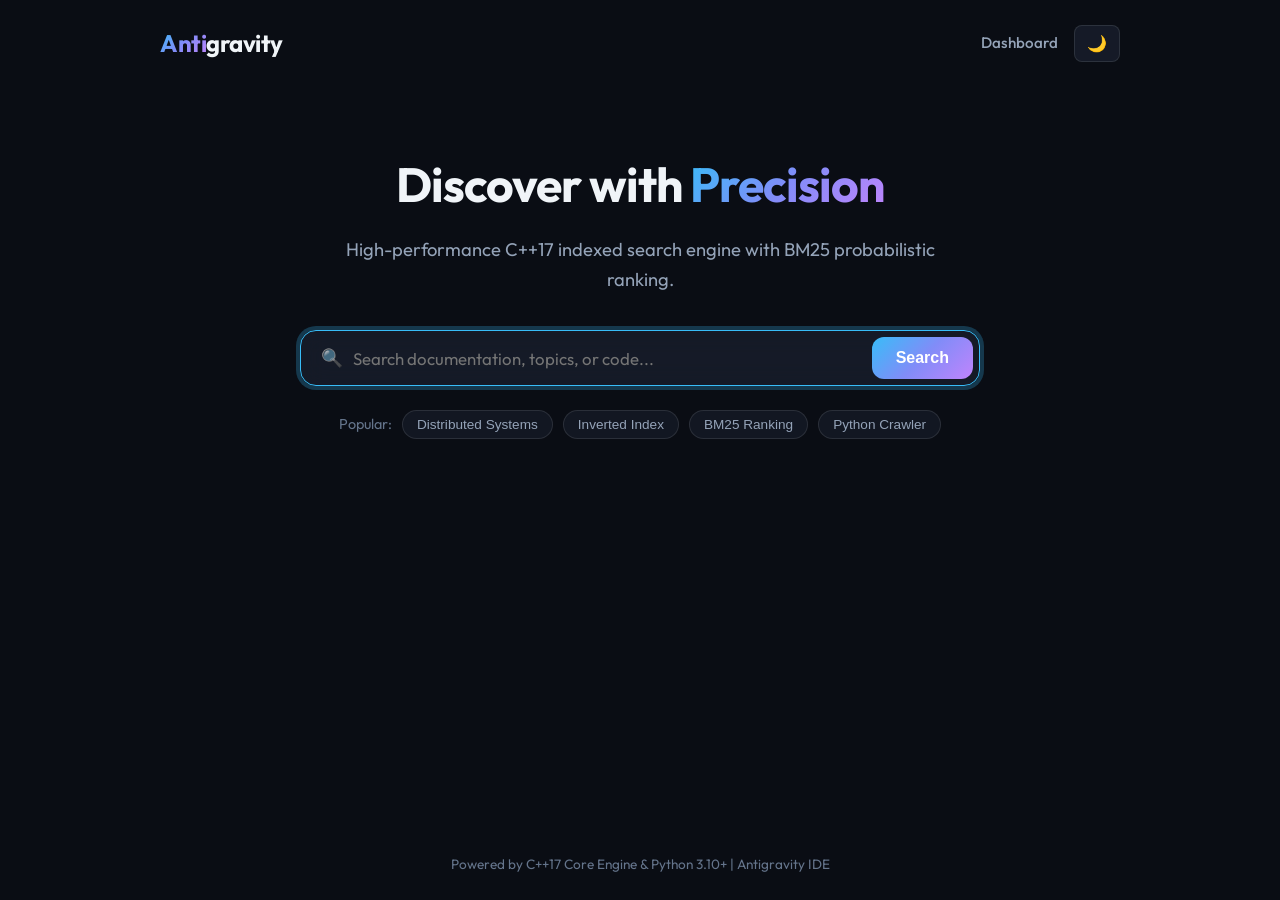
<file: frontend/index.html>
<!DOCTYPE html>
<html lang="en">
<head>
    <meta charset="UTF-8">
    <meta name="viewport" content="width=device-width, initial-scale=1.0">
    <title>Antigravity Search</title>
    <link rel="stylesheet" href="style.css">
    <link rel="preconnect" href="https://fonts.googleapis.com">
    <link rel="preconnect" href="https://fonts.gstatic.com" crossorigin>
    <link href="https://fonts.googleapis.com/css2?family=Outfit:wght@300;400;500;600;700&display=swap" rel="stylesheet">
</head>
<body class="dark-theme">
    <div class="app-container">
        <!-- Header -->
        <header class="app-header">
            <div class="logo">
                <span class="logo-accent">Anti</span>gravity
            </div>
            <nav class="header-nav">
                <a href="dashboard.html" class="nav-link">Dashboard</a>
                <button id="themeToggle" class="theme-btn" aria-label="Toggle Theme">🌙</button>
            </nav>
        </header>

        <!-- Search Hero Section -->
        <main class="main-content">
            <section id="heroSection" class="hero-section">
                <h1 class="hero-title">Discover with <span class="gradient-text">Precision</span></h1>
                <p class="hero-subtitle">High-performance C++17 indexed search engine with BM25 probabilistic ranking.</p>
                
                <div class="search-box-container">
                    <form id="searchForm" class="search-form">
                        <div class="input-wrapper">
                            <span class="search-icon">🔍</span>
                            <input type="text" id="searchInput" placeholder="Search documentation, topics, or code..." autocomplete="off" autofocus>
                            <button type="button" id="clearBtn" class="clear-btn hidden">&times;</button>
                        </div>
                        <button type="submit" class="search-submit-btn">Search</button>
                    </form>
                    <!-- Autocomplete dropdown -->
                    <div id="autocompleteDropdown" class="autocomplete-dropdown hidden"></div>
                </div>

                <!-- Quick tags -->
                <div class="quick-tags">
                    <span class="tag-label">Popular:</span>
                    <button class="tag-btn" data-query="distributed systems">Distributed Systems</button>
                    <button class="tag-btn" data-query="inverted index">Inverted Index</button>
                    <button class="tag-btn" data-query="BM25 ranking">BM25 Ranking</button>
                    <button class="tag-btn" data-query="Python crawler">Python Crawler</button>
                </div>
            </section>

            <!-- Results Section -->
            <section id="resultsSection" class="results-section hidden">
                <div class="results-meta">
                    <span id="resultsStats" class="results-stats">Showing 0 results</span>
                    <div class="ranker-selector">
                        <label for="rankerSelect">Scoring:</label>
                        <select id="rankerSelect">
                            <option value="bm25" selected>BM25 Ranker</option>
                            <option value="tfidf">TF-IDF</option>
                        </select>
                    </div>
                </div>

                <div id="resultsList" class="results-list"></div>

                <div id="pagination" class="pagination-container hidden">
                    <button id="prevPageBtn" class="page-btn" disabled>&larr; Previous</button>
                    <span id="pageIndicator" class="page-indicator">Page 1</span>
                    <button id="nextPageBtn" class="page-btn">Next &rarr;</button>
                </div>
            </section>
        </main>

        <!-- Footer -->
        <footer class="app-footer">
            <p>Powered by C++17 Core Engine & Python 3.10+ | Antigravity IDE</p>
        </footer>
    </div>
    <script src="app.js"></script>
</body>
</html>
<!-- Empty state illustration container -->
<!-- Keyboard shortcut dialog -->
<!-- Accessibility: aria-live='polite' -->
<!-- Phase 7 complete -->
</file>
<file: frontend/style.css>
/* Antigravity Design System */
:root {
    --font-sans: 'Outfit', -apple-system, BlinkMacSystemFont, "Segoe UI", Roboto, sans-serif;
    --bg-primary: #0a0d14;
    --bg-secondary: #121722;
    --bg-card: rgba(26, 33, 48, 0.7);
    --border-color: rgba(255, 255, 255, 0.1);
    --text-primary: #f0f4f8;
    --text-secondary: #94a3b8;
    --text-muted: #64748b;
    --accent: #38bdf8;
    --accent-glow: rgba(56, 189, 248, 0.25);
    --accent-gradient: linear-gradient(135deg, #38bdf8 0%, #818cf8 50%, #c084fc 100%);
    --card-shadow: 0 10px 30px rgba(0, 0, 0, 0.4);
    --transition: all 0.25s cubic-bezier(0.16, 1, 0.3, 1);
}

.light-theme {
    --bg-primary: #f8fafc;
    --bg-secondary: #f1f5f9;
    --bg-card: rgba(255, 255, 255, 0.85);
    --border-color: rgba(0, 0, 0, 0.08);
    --text-primary: #0f172a;
    --text-secondary: #475569;
    --text-muted: #94a3b8;
    --accent: #0284c7;
    --accent-glow: rgba(2, 132, 199, 0.2);
    --card-shadow: 0 10px 30px rgba(0, 0, 0, 0.06);
}

* {
    box-sizing: border-box;
    margin: 0;
    padding: 0;
}

body {
    font-family: var(--font-sans);
    background-color: var(--bg-primary);
    color: var(--text-primary);
    line-height: 1.6;
    transition: background-color 0.3s ease, color 0.3s ease;
    min-height: 100vh;
}

.app-container {
    max-width: 1000px;
    margin: 0 auto;
    padding: 24px 20px;
    display: flex;
    flex-direction: column;
    min-height: 100vh;
}

/* Header */
.app-header {
    display: flex;
    justify-content: space-between;
    align-items: center;
    padding-bottom: 24px;
}

.logo {
    font-size: 1.5rem;
    font-weight: 700;
    letter-spacing: -0.5px;
}

.logo-accent {
    background: var(--accent-gradient);
    -webkit-background-clip: text;
    -webkit-text-fill-color: transparent;
}

.header-nav {
    display: flex;
    gap: 16px;
    align-items: center;
}

.nav-link {
    color: var(--text-secondary);
    text-decoration: none;
    font-size: 0.95rem;
    font-weight: 500;
    transition: var(--transition);
}

.nav-link:hover {
    color: var(--accent);
}

.theme-btn {
    background: var(--bg-card);
    border: 1px solid var(--border-color);
    padding: 8px 12px;
    border-radius: 8px;
    cursor: pointer;
    font-size: 1rem;
    transition: var(--transition);
}

.theme-btn:hover {
    transform: scale(1.05);
}

/* Hero Section */
.hero-section {
    text-align: center;
    padding: 60px 0 40px;
    transition: var(--transition);
}

.hero-title {
    font-size: 3rem;
    font-weight: 700;
    letter-spacing: -1px;
    margin-bottom: 12px;
}

.gradient-text {
    background: var(--accent-gradient);
    -webkit-background-clip: text;
    -webkit-text-fill-color: transparent;
}

.hero-subtitle {
    color: var(--text-secondary);
    font-size: 1.15rem;
    max-width: 600px;
    margin: 0 auto 36px;
}

/* Search Box */
.search-box-container {
    position: relative;
    max-width: 680px;
    margin: 0 auto;
}

.search-form {
    display: flex;
    gap: 10px;
    background: var(--bg-card);
    backdrop-filter: blur(12px);
    border: 1px solid var(--border-color);
    padding: 6px;
    border-radius: 16px;
    box-shadow: var(--card-shadow);
    transition: var(--transition);
}

.search-form:focus-within {
    border-color: var(--accent);
    box-shadow: 0 0 0 4px var(--accent-glow);
}

.input-wrapper {
    display: flex;
    align-items: center;
    flex: 1;
    padding-left: 14px;
    position: relative;
}

.search-icon {
    font-size: 1.1rem;
    margin-right: 10px;
    opacity: 0.7;
}

#searchInput {
    width: 100%;
    background: transparent;
    border: none;
    outline: none;
    font-size: 1.05rem;
    color: var(--text-primary);
    font-family: inherit;
}

.clear-btn {
    background: none;
    border: none;
    color: var(--text-muted);
    font-size: 1.3rem;
    cursor: pointer;
    padding: 0 10px;
}

.clear-btn:hover {
    color: var(--text-primary);
}

.search-submit-btn {
    background: var(--accent-gradient);
    color: white;
    border: none;
    padding: 12px 24px;
    border-radius: 12px;
    font-size: 1rem;
    font-weight: 600;
    cursor: pointer;
    transition: var(--transition);
}

.search-submit-btn:hover {
    opacity: 0.95;
    transform: translateY(-1px);
}

/* Autocomplete Dropdown */
.autocomplete-dropdown {
    position: absolute;
    top: calc(100% + 8px);
    left: 0;
    right: 0;
    background: var(--bg-card);
    backdrop-filter: blur(16px);
    border: 1px solid var(--border-color);
    border-radius: 14px;
    box-shadow: var(--card-shadow);
    z-index: 100;
    overflow: hidden;
    text-align: left;
}

.autocomplete-item {
    padding: 12px 18px;
    cursor: pointer;
    font-size: 0.95rem;
    color: var(--text-primary);
    display: flex;
    align-items: center;
    gap: 10px;
    transition: background 0.15s;
}

.autocomplete-item:hover, .autocomplete-item.active {
    background: rgba(56, 189, 248, 0.12);
}

/* Quick Tags */
.quick-tags {
    margin-top: 24px;
    display: flex;
    justify-content: center;
    align-items: center;
    gap: 10px;
    flex-wrap: wrap;
}

.tag-label {
    color: var(--text-muted);
    font-size: 0.9rem;
}

.tag-btn {
    background: var(--bg-secondary);
    border: 1px solid var(--border-color);
    color: var(--text-secondary);
    padding: 6px 14px;
    border-radius: 20px;
    font-size: 0.85rem;
    cursor: pointer;
    transition: var(--transition);
}

.tag-btn:hover {
    border-color: var(--accent);
    color: var(--text-primary);
}

/* Results Section */
.results-section {
    margin-top: 30px;
}

.results-meta {
    display: flex;
    justify-content: space-between;
    align-items: center;
    padding-bottom: 16px;
    border-bottom: 1px solid var(--border-color);
    margin-bottom: 24px;
}

.results-stats {
    font-size: 0.9rem;
    color: var(--text-muted);
}

.ranker-selector select {
    background: var(--bg-secondary);
    color: var(--text-primary);
    border: 1px solid var(--border-color);
    padding: 6px 12px;
    border-radius: 8px;
    outline: none;
    font-family: inherit;
}

.results-list {
    display: flex;
    flex-direction: column;
    gap: 20px;
}

.result-card {
    background: var(--bg-card);
    backdrop-filter: blur(8px);
    border: 1px solid var(--border-color);
    padding: 20px 24px;
    border-radius: 14px;
    transition: var(--transition);
}

.result-card:hover {
    border-color: var(--accent);
    transform: translateY(-2px);
    box-shadow: var(--card-shadow);
}

.result-domain {
    font-size: 0.8rem;
    color: var(--accent);
    margin-bottom: 4px;
    font-weight: 500;
}

.result-title a {
    color: var(--text-primary);
    text-decoration: none;
    font-size: 1.25rem;
    font-weight: 600;
    transition: color 0.2s;
}

.result-title a:hover {
    color: var(--accent);
}

.result-snippet {
    color: var(--text-secondary);
    font-size: 0.95rem;
    margin-top: 8px;
}

.result-snippet em, .result-snippet mark {
    background: rgba(56, 189, 248, 0.2);
    color: var(--accent);
    font-style: normal;
    font-weight: 600;
    padding: 1px 4px;
    border-radius: 4px;
}

.result-footer {
    display: flex;
    justify-content: space-between;
    margin-top: 12px;
    font-size: 0.8rem;
    color: var(--text-muted);
}

.pagination-container {
    display: flex;
    justify-content: center;
    align-items: center;
    gap: 16px;
    margin: 40px 0;
}

.page-btn {
    background: var(--bg-card);
    border: 1px solid var(--border-color);
    color: var(--text-primary);
    padding: 8px 16px;
    border-radius: 8px;
    cursor: pointer;
    font-family: inherit;
    transition: var(--transition);
}

.page-btn:hover:not(:disabled) {
    border-color: var(--accent);
}

.page-btn:disabled {
    opacity: 0.4;
    cursor: not-allowed;
}

.hidden {
    display: none !important;
}

.app-footer {
    margin-top: auto;
    text-align: center;
    padding-top: 40px;
    font-size: 0.85rem;
    color: var(--text-muted);
}
/* Responsive breakpoints @media (max-width: 640px) */
/* Animation: @keyframes shimmer */
/* Breadcrumb styles */
/* Touch target minimum 44px */
/* Print styles @media print */
/* Spinner: @keyframes spin */

/* Final UI contrast polish */
</file>
